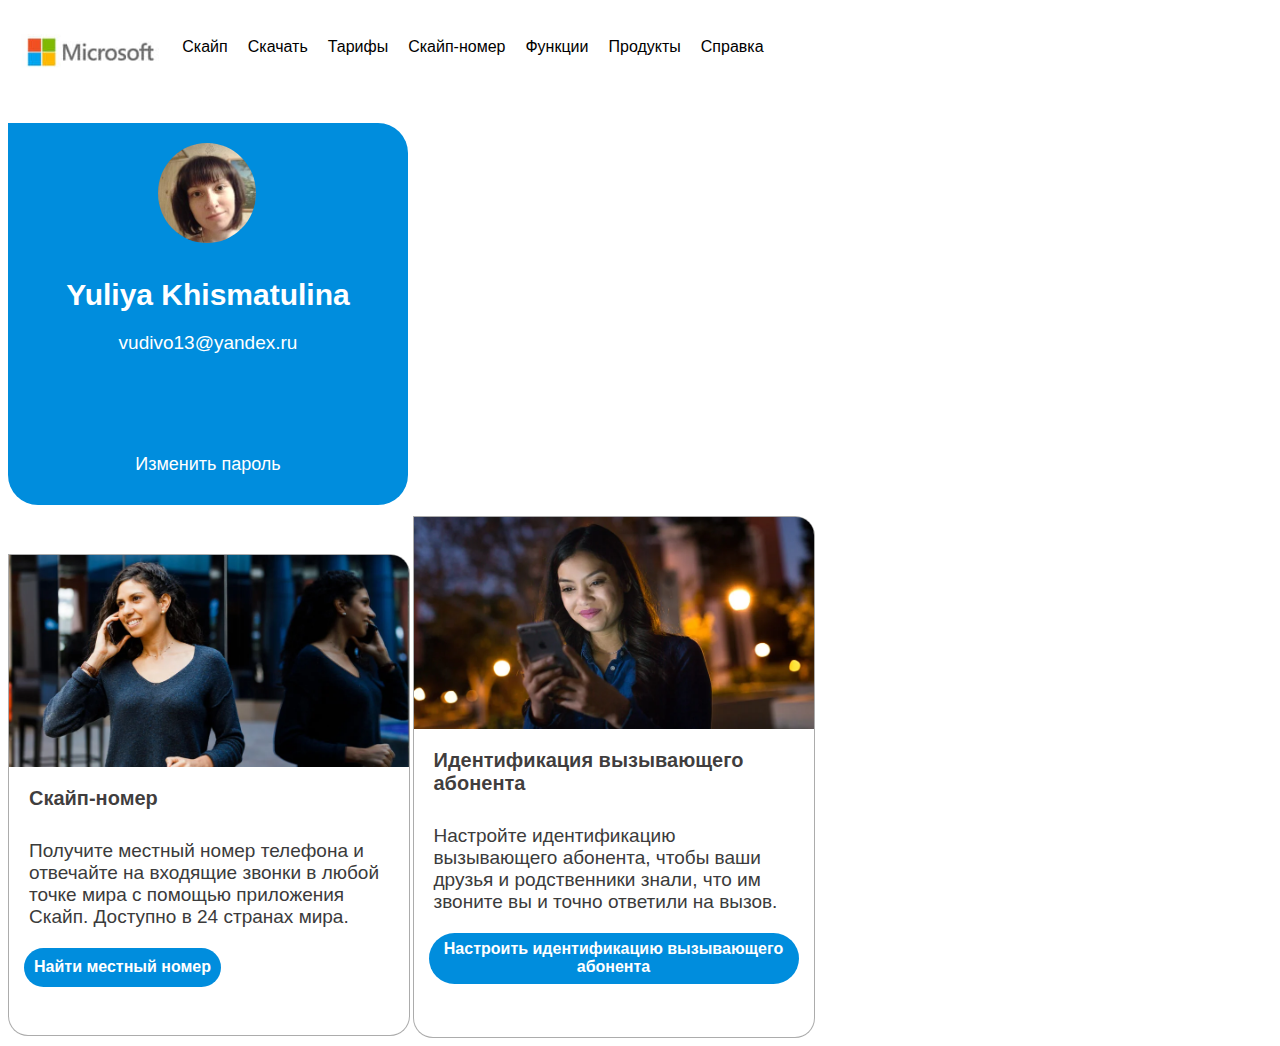
<file: index.html>
<!DOCTYPE html>
<html>
  <head>
    <meta charset="utf-8" />
    <title>Skype</title>
    <meta name="description" content="" />
    <link rel="stylesheet" href="./css/style10.css" />
  </head>
  <body>
    <div class="line">
      <img class="img" src="./img/img2.jpg" alt="Microsoft" />
      <a href="#" class="menu">Скайп</a>
      <a href="#" class="menu">Скачать</a>
      <a href="#" class="menu">Тарифы</a>
      <a href="#" class="menu">Скайп-номер</a>
      <a href="#" class="menu">Функции</a>
      <a href="#" class="menu">Продукты</a>
      <a href="#" class="menu">Справка </a>
    </div>
    <br />
    <br />

      <div class="block_first">
        <img class="one" src="./img/foto.jpg" alt="foto" />
        <h2 class="name">Yuliya Khismatulina</h2>

        <p class="mail">vudivo13@yandex.ru</p>
        <p class="change">Изменить пароль</p>
      </div>
    <br />
    <br />

      <div class="block_second">
        <img class="two" src="./img/skype2.webp" alt="" />
        <h2 class="skype">Скайп-номер</h2>

        <p class="number">
          Получите местный номер телефона и отвечайте на входящие звонки в любой
          точке мира с помощью приложения Скайп. Доступно в 24 странах мира.
        </p>

        <a href="#" class="link_one">Найти местный номер</a>
      </div>
      

      <div class="block_third">
        <img class="three" src="./img/skype3.webp" alt="" />
        <h2 class="skype">Идентификация вызывающего абонента</h2>

        <p class="number">
          Настройте идентификацию вызывающего абонента, чтобы ваши друзья и
          родственники знали, что им звоните вы и точно ответили на вызов.
        </p>

        <a href="#" class="link_two">Настроить идентификацию вызывающего абонента</a>
      </div>
  </body>
</html>
</file>
<file: css/style10.css>
html {
  font-size: 10px;
}

.menu {
  color: black;
  background-color: #fff;
  margin: 30px 10px;
  text-decoration: none;
  font-size: 16px;
  font-family: "Segoe UI", Roboto, Oxygen, Ubuntu, Cantarell, sans-serif;
  outline: none;
  border-bottom: 1px solid transparent;
}

.menu:hover {
  border-bottom: 1.8px solid;
}

a {
  display: inline-block;
}

.link_one:hover {
  background-color: #1377b1;
  color: white;
}

.link_one:active {
  background-color: rgb(59, 59, 59);
  color: #fff;
}

.link_two:hover {
  background-color: #1377b1;
  color: white;
}

.link_two:hover:active {
  background-color: rgb(59, 59, 59);
  color: #fff;
}

.block {
  color: black;
  background-color: white;
  font-size: 20px;
  border-radius: 0 20px 20px 20px;
  font-family: "Segoe UI", Roboto, Oxygen, Ubuntu, Cantarell, sans-serif;
  font-weight: normal;
  text-decoration: none;
  box-sizing: border-box;
  outline: 2px solid rgba(22, 22, 22, 0.356);
}

.img {
  width: 13%;
  box-sizing: border-box;
  cursor: pointer;
}

.line {
  display: flex;
}
.one {
  box-sizing: content-box;
  border-image-width: 100px;
  border-radius: 50%;
  padding: 20px 150px 20px 150px;
  height: 100px;
  background-size: contain;
}

.two {
  display: flex;
  box-sizing: content-box;
  background-size: contain;
  border-radius: 0 18px 0 0;
  width: 400px;
}

.three {
  display: flex;
  box-sizing: content-box;
  background-size: contain;
  border-radius: 0 18px 0 0;
  width: 400px;
}

.block_first {
  color: white;
  background-color: #008ddd;
  font-size: 20px;
  border-radius: 0 30px 30px 30px;
  font-family: "Segoe UI", Roboto, Oxygen, Ubuntu, Cantarell, sans-serif;
  font-weight: normal;
  text-decoration: none;
  width: 400px;
  height: auto;
  display: inline-block;
  box-sizing: content-box;
}

.block_second {
  color: rgb(0, 0, 0);
  background-color: white;
  font-size: 20px;
  border-radius: 0 20px 20px 20px;
  border-style: solid;
  border-color: rgba(22, 22, 22, 0.356);
  border-width: 1px;
  font-family: "Segoe UI", Roboto, Oxygen, Ubuntu, Cantarell, sans-serif;
  text-decoration: none;
  width: 400px;
  height: 480px;
  display: inline-block;
  box-sizing: content-box;
}

.block_third {
  color: black;
  background-color: white;
  font-size: 20px;
  border-radius: 0 20px 20px 20px;
  border-style: solid;
  border-color: rgba(22, 22, 22, 0.356);
  border-width: 1px;
  font-family: "Segoe UI", Roboto, Oxygen, Ubuntu, Cantarell, sans-serif;
  text-decoration: none;
  width: 400px;
  height: 520px;
  display: inline-block;
  box-sizing: content-box;
}

.name {
  text-align: center;
  padding: 10px 10px;
  margin: 0px;
  font-size: 30px;
}

.skype {
  text-align: left;
  padding: 20px 10px 10px 20px;
  margin: 0px;
  font-size: 20px;
  color: rgba(29, 26, 26, 0.856);
}

.mail {
  font-style: normal;
  font-size: 19px;
  text-align: center;
  margin: 0px;
  padding: 10px 10px;
}

.change {
  font-style: normal;
  font-size: 18px;
  text-align: center;
  margin: 0px;
  padding: 90px 20px 30px 20px;
}

.number {
  font-style: normal;
  font-size: 19px;
  text-align: left;
  margin: 0px;
  padding: 20px 20px;
  color: rgb(59, 59, 59);
}

.link_one {
  text-align: center;
  color: #fff;
  background-color: #008ddd;
  padding: 10px 10px;
  margin-left: 15px;
  text-decoration: none;
  font-size: 16px;
  border-radius: 22px;
  font-family: "Segoe UI", Roboto, Oxygen, Ubuntu, Cantarell, sans-serif;
  outline: none;
  font-weight: bold;
  box-sizing: content-box;
  border-bottom: 1px solid transparent;
}

.link_two {
  text-align: center;
  padding: 7px 5px 7px 5px;
  margin-left: 15px;
  margin-right: 15px;
  border-radius: 100%;
  color: #fff;
  background-color: #008ddd;
  text-decoration: none;
  font-size: 16px;
  border-radius: 26px;
  font-family: "Segoe UI", Roboto, Oxygen, Ubuntu, Cantarell, sans-serif;
  outline: none;
  font-weight: bold;
  box-sizing: content-box;
  border-bottom: 1px solid transparent;
}
</file>
